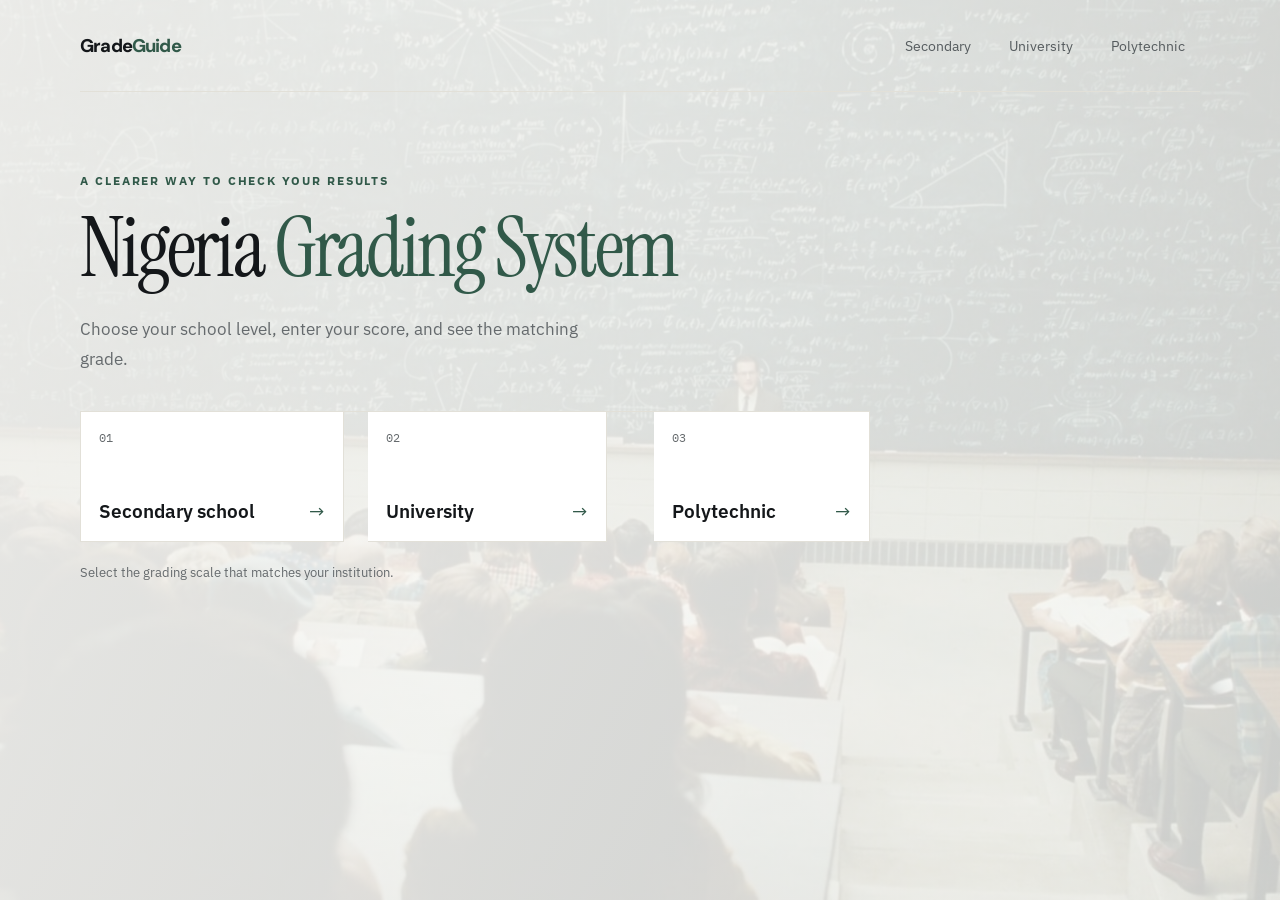
<file: index.html>
<!DOCTYPE html>
<html lang="en">
<head>
    <meta charset="UTF-8">
    <meta name="viewport" content="width=device-width, initial-scale=1.0">
    <meta name="theme-color" content="#F4F3EF">
    <title>Nigeria Grading System</title>
    <link rel="preconnect" href="https://fonts.googleapis.com">
    <link rel="preconnect" href="https://fonts.gstatic.com" crossorigin>
    <link href="https://fonts.googleapis.com/css2?family=DM+Sans:wght@400;500;600;700&family=Instrument+Serif&family=JetBrains+Mono:wght@400;500&display=swap" rel="stylesheet">
    <link rel="stylesheet" href="style.css">
</head>
<body class="home-page">
    <header class="site-header">
        <a class="brand" href="index.html">Grade<span>Guide</span></a>
        <nav class="site-nav" aria-label="Main navigation">
            <a class="nav-link" href="secondary.html">Secondary</a>
            <a class="nav-link" href="university.html">University</a>
            <a class="nav-link" href="polytechnic.html">Polytechnic</a>
        </nav>
    </header>

    <main class="home-main">
        <section class="hero-card">
            <p class="eyebrow">A clearer way to check your results</p>
            <h1>Nigeria <span>Grading System</span></h1>
            <p class="hero-description">Choose your school level, enter your score, and see the matching grade.</p>
            <div class="school-options">
                <a class="school-card" href="secondary.html">
                    <span class="school-number">01</span>
                    <span class="school-name">Secondary school</span>
                    <span class="school-arrow" aria-hidden="true">&rarr;</span>
                </a>
                <a class="school-card" href="university.html">
                    <span class="school-number">02</span>
                    <span class="school-name">University</span>
                    <span class="school-arrow" aria-hidden="true">&rarr;</span>
                </a>
                <a class="school-card" href="polytechnic.html">
                    <span class="school-number">03</span>
                    <span class="school-name">Polytechnic</span>
                    <span class="school-arrow" aria-hidden="true">&rarr;</span>
                </a>
            </div>
        </section>
        <p class="home-note">Select the grading scale that matches your institution.</p>
    </main>
</body>
</html>
</file>
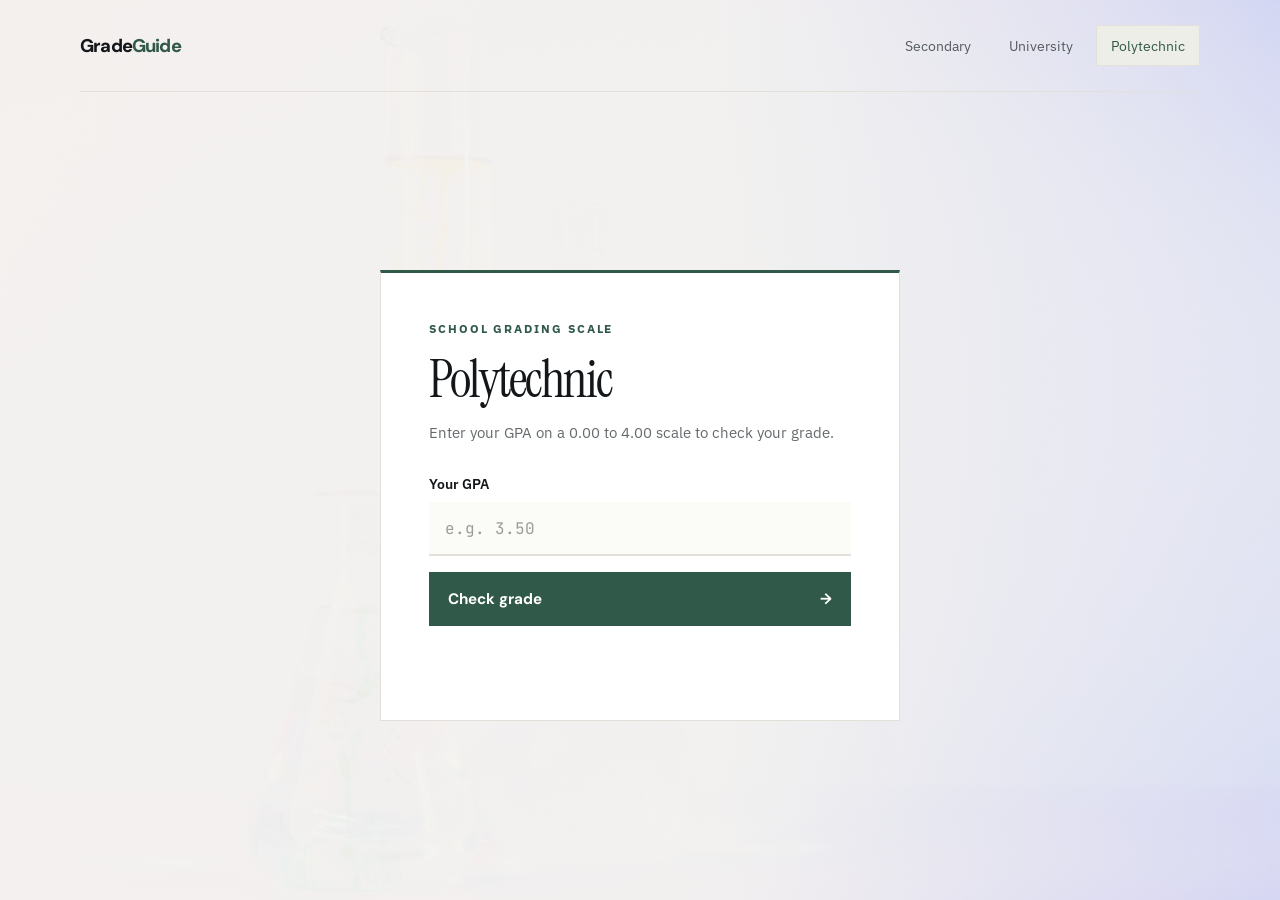
<file: polytechnic.html>
<!DOCTYPE html>
<html lang="en">
<head>
    <meta charset="UTF-8">
    <meta name="viewport" content="width=device-width, initial-scale=1.0">
    <meta name="theme-color" content="#F4F3EF">
    <title>Polytechnic Grading System</title>
    <link rel="preconnect" href="https://fonts.googleapis.com">
    <link rel="preconnect" href="https://fonts.gstatic.com" crossorigin>
    <link href="https://fonts.googleapis.com/css2?family=DM+Sans:wght@400;500;600;700&family=Instrument+Serif&family=JetBrains+Mono:wght@400;500&display=swap" rel="stylesheet">
    <link rel="stylesheet" href="style.css">
    <link rel="stylesheet" href="polytechnic.css">
</head>
<body>
    <header class="site-header">
        <a class="brand" href="index.html">Grade<span>Guide</span></a>
        <nav class="site-nav" aria-label="Main navigation">
            <a class="nav-link" href="secondary.html">Secondary</a>
            <a class="nav-link" href="university.html">University</a>
            <a class="nav-link" href="polytechnic.html" aria-current="page">Polytechnic</a>
        </nav>
    </header>

    <main class="page-main">
        <section class="grading-card" aria-labelledby="page-title">
            <p class="eyebrow">School grading scale</p>
            <h1 id="page-title">Polytechnic</h1>
            <p class="page-description">Enter your GPA on a 0.00 to 4.00 scale to check your grade.</p>
            <div class="score-field">
                <label for="score">Your GPA</label>
                <input type="number" id="score" min="0" max="4" step="any" placeholder="e.g. 3.50">
            </div>
            <button class="submit-button" id="check-grade" type="button" onclick="polytechnic()">Check grade <span aria-hidden="true">&rarr;</span></button>
            <p class="grade-result" id="displayarea" role="status" aria-live="polite"></p>
        </section>
    </main>

    <script src="polytechnic.js"></script>
</body>
</html>
</file>
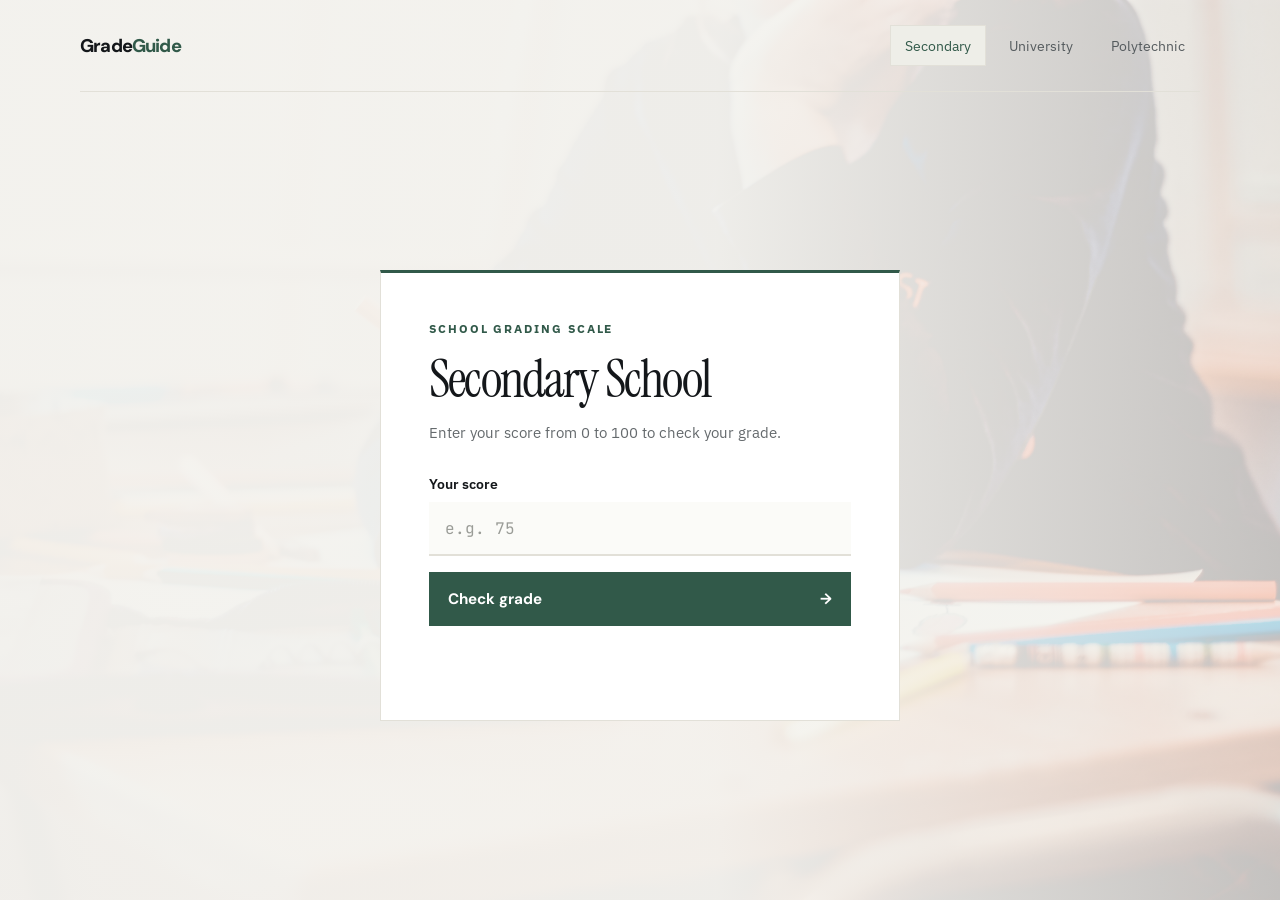
<file: secondary.html>
<!DOCTYPE html>
<html lang="en">
<head>
    <meta charset="UTF-8">
    <meta name="viewport" content="width=device-width, initial-scale=1.0">
    <meta name="theme-color" content="#F4F3EF">
    <title>Secondary School Grading System</title>
    <link rel="preconnect" href="https://fonts.googleapis.com">
    <link rel="preconnect" href="https://fonts.gstatic.com" crossorigin>
    <link href="https://fonts.googleapis.com/css2?family=DM+Sans:wght@400;500;600;700&family=Instrument+Serif&family=JetBrains+Mono:wght@400;500&display=swap" rel="stylesheet">
    <link rel="stylesheet" href="style.css">
    <link rel="stylesheet" href="secondary.css">
</head>
<body>
    <header class="site-header">
        <a class="brand" href="index.html">Grade<span>Guide</span></a>
        <nav class="site-nav" aria-label="Main navigation">
            <a class="nav-link" href="secondary.html" aria-current="page">Secondary</a>
            <a class="nav-link" href="university.html">University</a>
            <a class="nav-link" href="polytechnic.html">Polytechnic</a>
        </nav>
    </header>

    <main class="page-main">
        <section class="grading-card" aria-labelledby="page-title">
            <p class="eyebrow">School grading scale</p>
            <h1 id="page-title">Secondary School</h1>
            <p class="page-description">Enter your score from 0 to 100 to check your grade.</p>
            <div class="score-field">
                <label for="score">Your score</label>
                <input type="number" id="score" min="0" max="100" step="any" placeholder="e.g. 75">
            </div>
            <button class="submit-button" id="check-grade" type="button" onclick="secondary()">Check grade <span aria-hidden="true">&rarr;</span></button>
            <p class="grade-result" id="displayarea" role="status" aria-live="polite"></p>
        </section>
    </main>

    <script src="secondary.js"></script>
</body>
</html>
</file>
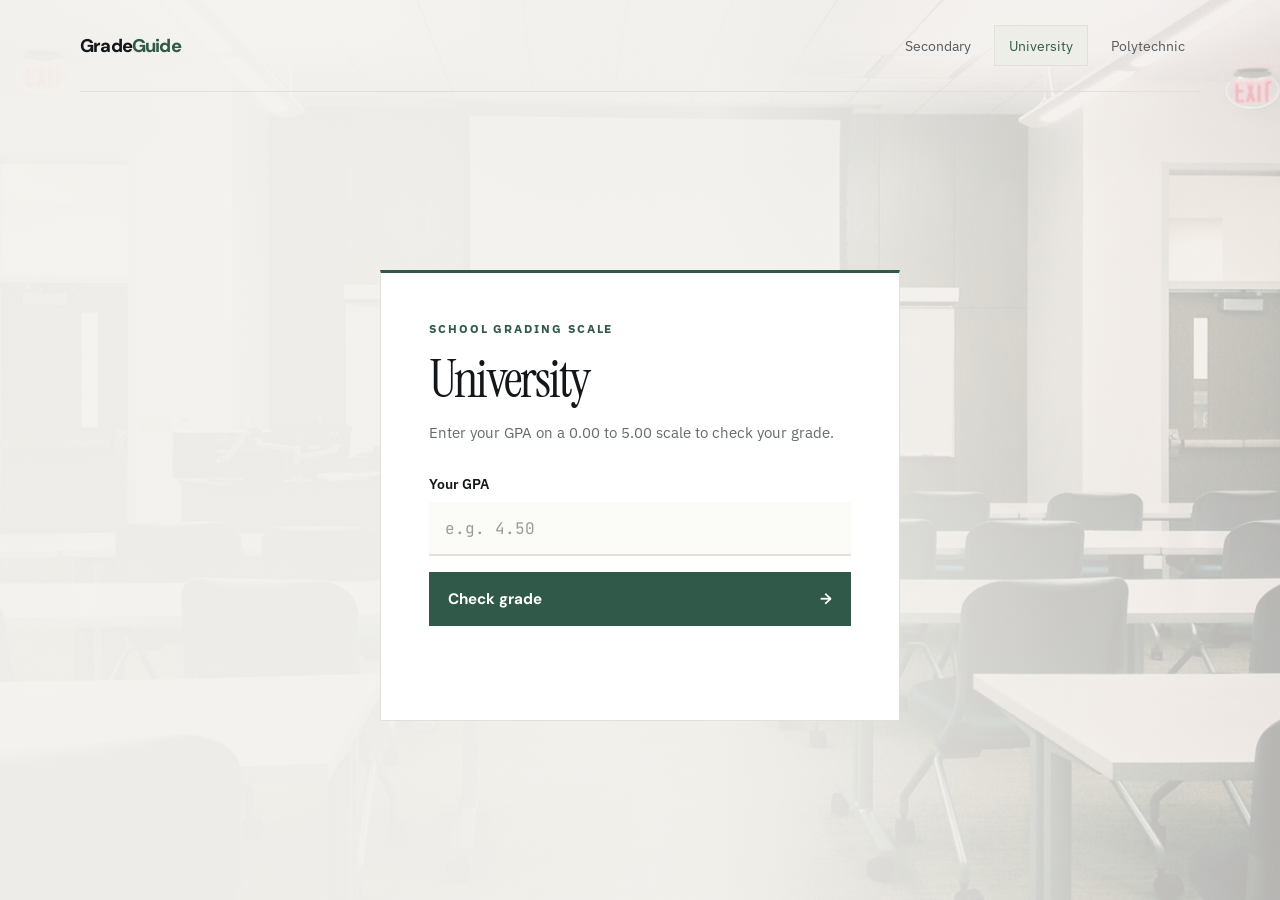
<file: university.html>
<!DOCTYPE html>
<html lang="en">
<head>
    <meta charset="UTF-8">
    <meta name="viewport" content="width=device-width, initial-scale=1.0">
    <meta name="theme-color" content="#F4F3EF">
    <title>University Grading System</title>
    <link rel="preconnect" href="https://fonts.googleapis.com">
    <link rel="preconnect" href="https://fonts.gstatic.com" crossorigin>
    <link href="https://fonts.googleapis.com/css2?family=DM+Sans:wght@400;500;600;700&family=Instrument+Serif&family=JetBrains+Mono:wght@400;500&display=swap" rel="stylesheet">
    <link rel="stylesheet" href="style.css">
    <link rel="stylesheet" href="university.css">
</head>
<body>
    <header class="site-header">
        <a class="brand" href="index.html">Grade<span>Guide</span></a>
        <nav class="site-nav" aria-label="Main navigation">
            <a class="nav-link" href="secondary.html">Secondary</a>
            <a class="nav-link" href="university.html" aria-current="page">University</a>
            <a class="nav-link" href="polytechnic.html">Polytechnic</a>
        </nav>
    </header>

    <main class="page-main">
        <section class="grading-card" aria-labelledby="page-title">
            <p class="eyebrow">School grading scale</p>
            <h1 id="page-title">University</h1>
            <p class="page-description">Enter your GPA on a 0.00 to 5.00 scale to check your grade.</p>
            <div class="score-field">
                <label for="score">Your GPA</label>
                <input type="number" id="score" min="0" max="5" step="any" placeholder="e.g. 4.50">
            </div>
            <button class="submit-button" type="button" onclick="university()">Check grade <span aria-hidden="true">&rarr;</span></button>
            <p class="grade-result" id="displayarea" role="status" aria-live="polite"></p>
        </section>
    </main>

    <script src="university.js"></script>
</body>
</html>
</file>
<file: style.css>
@import url("https://fonts.googleapis.com/css2?family=Archivo+Black&family=IBM+Plex+Sans:wght@400;500;600;700&family=IBM+Plex+Mono:wght@400;500&display=swap");

:root {
    color-scheme: dark;
    font-family: "IBM Plex Sans", sans-serif;
    color: #f5f7f8;
    background: #101820;
    font-synthesis: none;
    text-rendering: optimizeLegibility;
    -webkit-font-smoothing: antialiased;
    --ink: #f5f7f8;
    --muted: #a7b2b8;
    --accent: #d3f36b;
    --panel: rgba(15, 25, 30, 0.82);
    --line: rgba(235, 244, 238, 0.18);
}

* {
    box-sizing: border-box;
}

body {
    min-width: 320px;
    min-height: 100vh;
    margin: 0;
    color: var(--ink);
    background-color: #101820;
    background-position: center;
    background-size: cover;
    background-attachment: fixed;
}

a {
    color: inherit;
}

.home-page {
    background-image:
        linear-gradient(115deg, rgba(10, 18, 22, 0.88), rgba(12, 24, 28, 0.55)),
        url("./assets/background.jpg");
}

.site-header {
    width: min(1120px, calc(100% - 48px));
    min-height: 92px;
    margin: 0 auto;
    display: flex;
    align-items: center;
    justify-content: space-between;
    gap: 24px;
    border-bottom: 1px solid var(--line);
}

.brand {
    text-decoration: none;
    font: 800 1.3rem system-ui, sans-serif;
    letter-spacing: -0.06em;
    white-space: nowrap;
}

.brand span {
    color: var(--accent);
}

.site-nav {
    display: flex;
    align-items: center;
    gap: 8px;
}

.nav-link {
    padding: 10px 14px;
    border: 1px solid transparent;
    border-radius: 999px;
    color: #d7dfe1;
    text-decoration: none;
    font-size: 0.9rem;
    transition: color 160ms ease, background-color 160ms ease, border-color 160ms ease;
}

.nav-link:hover,
.nav-link:focus-visible {
    border-color: var(--line);
    color: var(--accent);
}

.nav-link[aria-current="page"] {
    border-color: rgba(211, 243, 107, 0.32);
    background: rgba(211, 243, 107, 0.1);
    color: var(--accent);
}

.home-main {
    width: min(1120px, calc(100% - 48px));
    margin: 0 auto;
    padding: clamp(52px, 9vh, 100px) 0 42px;
}

.hero-card {
    max-width: 790px;
}

.eyebrow {
    margin: 0 0 16px;
    color: var(--accent);
    font-size: 0.75rem;
    font-weight: 700;
    letter-spacing: 0.16em;
    text-transform: uppercase;
}

h1 {
    margin: 0;
    font: 800 clamp(2.5rem, 7vw, 5.2rem)/1.06 system-ui, sans-serif;
    letter-spacing: -0.07em;
}

.hero-card h1 span {
    display: block;
    color: var(--accent);
}

.hero-description,
.page-description {
    color: var(--muted);
    line-height: 1.7;
}

.hero-description {
    max-width: 520px;
    margin: 22px 0 38px;
    font-size: 1.08rem;
}

.school-options {
    display: grid;
    grid-template-columns: repeat(3, minmax(0, 1fr));
    gap: 12px;
}

.school-card {
    min-height: 118px;
    padding: 18px;
    display: grid;
    grid-template-columns: 1fr auto;
    align-content: space-between;
    gap: 18px;
    border: 1px solid var(--line);
    border-radius: 14px;
    background: rgba(10, 17, 21, 0.5);
    text-decoration: none;
    transition: border-color 160ms ease, background-color 160ms ease, transform 160ms ease;
}

.school-card:hover,
.school-card:focus-visible {
    transform: translateY(-3px);
    border-color: rgba(211, 243, 107, 0.7);
    background: rgba(17, 29, 33, 0.9);
}

.school-number {
    color: var(--muted);
    font-size: 0.75rem;
}

.school-name {
    grid-column: 1;
    font: 700 1rem system-ui, sans-serif;
}

.school-arrow {
    grid-column: 2;
    grid-row: 2;
    color: var(--accent);
    font-size: 1.2rem;
}

.home-note {
    margin: 22px 0 0;
    color: var(--muted);
    font-size: 0.82rem;
}

.page-main {
    width: min(1120px, calc(100% - 48px));
    min-height: calc(100vh - 93px);
    margin: 0 auto;
    padding: clamp(44px, 10vh, 96px) 0;
    display: grid;
    place-items: center;
}

.grading-card {
    width: min(100%, 520px);
    padding: clamp(28px, 5vw, 48px);
    border: 1px solid var(--line);
    border-radius: 20px;
    background: var(--panel);
    box-shadow: 0 24px 80px rgba(0, 0, 0, 0.28);
    backdrop-filter: blur(14px);
}

.grading-card h1 {
    font-size: clamp(2rem, 6vw, 3.25rem);
    letter-spacing: -0.06em;
}

.page-description {
    margin: 12px 0 30px;
    font-size: 0.96rem;
}

.score-field label {
    display: block;
    margin-bottom: 9px;
    color: #e6eceb;
    font-size: 0.88rem;
    font-weight: 600;
}

.score-field input {
    width: 100%;
    min-height: 54px;
    padding: 0 16px;
    border: 1px solid var(--line);
    border-radius: 10px;
    outline: none;
    background: rgba(7, 13, 16, 0.54);
    color: var(--ink);
    font: inherit;
    font-size: 1rem;
    transition: border-color 160ms ease, box-shadow 160ms ease;
}

.score-field input::placeholder {
    color: #7f8b90;
}

.score-field input:focus {
    border-color: var(--accent);
    box-shadow: 0 0 0 3px rgba(211, 243, 107, 0.13);
}

.submit-button {
    width: 100%;
    min-height: 54px;
    margin-top: 16px;
    padding: 0 18px;
    display: flex;
    align-items: center;
    justify-content: space-between;
    border: 0;
    border-radius: 10px;
    background: var(--accent);
    color: #172019;
    cursor: pointer;
    font: 700 0.95rem system-ui, sans-serif;
    transition: background-color 160ms ease, transform 160ms ease;
}

.submit-button:hover,
.submit-button:focus-visible {
    transform: translateY(-1px);
    background: #e1ff83;
}

.grade-result {
    min-height: 26px;
    margin: 20px 0 0;
    color: var(--accent);
    font-size: 1rem;
    font-weight: 600;
    line-height: 1.5;
}

:root {
    color-scheme: light;
    --ink: #0d0d0d;
    --muted: #565654;
    --accent: #d92b2b;
    --panel: #fff;
    --line: #d8d6d0;
    font-family: "IBM Plex Sans", sans-serif;
    color: var(--ink);
    background: #f4f3ef;
}

body {
    color: var(--ink);
    background-color: #f4f3ef;
    font-family: "IBM Plex Sans", sans-serif;
}

.home-page {
    background-image:
        linear-gradient(90deg, rgb(244 243 239 / 97%) 0 56%, rgb(244 243 239 / 74%) 100%),
        url("./assets/background.jpg");
}

.site-header { border-color: #d8d6d0; }

.brand {
    font-family: "Archivo Black", sans-serif;
    font-size: 1.05rem;
    letter-spacing: -.06em;
}

.brand span,
.eyebrow,
.hero-card h1 span,
.school-arrow,
.grade-result {
    color: var(--accent);
}

.nav-link {
    border-radius: 0;
    color: #242424;
}

.nav-link:hover,
.nav-link:focus-visible,
.nav-link[aria-current="page"] {
    border-color: var(--accent);
    background: transparent;
    color: var(--accent);
}

.hero-card h1,
.grading-card h1 {
    font-family: "Archivo Black", sans-serif;
    letter-spacing: -.075em;
}

.hero-card h1 span { display: block; }

.hero-description,
.page-description,
.home-note { color: #565654; }

.school-options {
    gap: 0;
    border-top: 2px solid #0d0d0d;
}

.school-card {
    min-height: 145px;
    border: 0;
    border-bottom: 1px solid #bdbbb4;
    border-radius: 0;
    background: transparent;
}

.school-card:nth-child(2) { margin-left: 9%; }
.school-card:nth-child(3) { margin-left: 18%; }

.school-card:hover,
.school-card:focus-visible {
    transform: none;
    border-color: var(--accent);
    background: #eeece7;
}

.school-number {
    color: var(--accent);
    font-family: "IBM Plex Mono", monospace;
}

.school-name {
    color: #0d0d0d;
    font-family: "IBM Plex Sans", sans-serif;
    font-size: 1.2rem;
    font-weight: 600;
}

.grading-card {
    border: 0;
    border-top: 4px solid var(--accent);
    border-radius: 0;
    background: #fff;
    box-shadow: none;
}

.score-field input {
    border: 0;
    border-bottom: 2px solid #0d0d0d;
    border-radius: 0;
    background: #f4f3ef;
    color: #0d0d0d;
    font-family: "IBM Plex Mono", monospace;
}

.score-field input:focus {
    border-color: var(--accent);
    box-shadow: none;
}

.submit-button {
    border-radius: 0;
    background: var(--accent);
    color: #fff;
}

.submit-button:hover,
.submit-button:focus-visible { background: #b51e1e; }

@media (max-width: 640px) {
    .site-header {
        width: min(100% - 32px, 1120px);
        min-height: 78px;
        align-items: flex-start;
        flex-direction: column;
        justify-content: center;
        gap: 12px;
        padding: 16px 0;
    }

    .site-nav {
        width: 100%;
        gap: 2px;
        overflow-x: auto;
    }

    .nav-link {
        padding: 8px 11px;
        font-size: 0.82rem;
        white-space: nowrap;
    }

    .home-main,
    .page-main {
        width: min(100% - 32px, 1120px);
    }

    .home-main {
        padding-top: 48px;
    }

    .school-options {
        grid-template-columns: 1fr;
    }

    .school-card {
        min-height: 82px;
        grid-template-columns: 1fr auto;
        align-content: center;
        align-items: center;
        gap: 8px 14px;
    }

    .school-number {
        grid-column: 1;
    }

    .school-name {
        grid-row: 2;
    }

    .school-arrow {
        grid-row: 1 / span 2;
        align-self: center;
    }

    .page-main {
        min-height: calc(100vh - 112px);
        padding: 40px 0;
    }
}

@media (prefers-reduced-motion: reduce) {
    *,
    *::before,
    *::after {
        scroll-behavior: auto !important;
        transition-duration: 0.01ms !important;
    }
}

:root {
    color-scheme: light;
    --ink: #14171a;
    --muted: #656a6d;
    --accent: #315949;
    --panel: #fff;
    --line: #e2e0d8;
    font-family: "DM Sans", sans-serif;
    color: var(--ink);
    background: #f8f7f4;
}

body {
    color: var(--ink);
    background-color: #f8f7f4;
    background-image: none;
}

.home-page {
    background-image:
        linear-gradient(115deg, rgb(248 247 244 / 94%), rgb(248 247 244 / 82%)),
        url("./assets/background.jpg");
}

.site-header {
    border-color: var(--line);
}

.brand {
    font-family: "DM Sans", sans-serif;
    font-size: 1.15rem;
    letter-spacing: -.045em;
}

.brand span,
.eyebrow,
.hero-card h1 span,
.nav-link[aria-current="page"],
.school-arrow,
.grade-result {
    color: var(--accent);
}

.nav-link {
    border-radius: 0;
    color: #555b5e;
}

.nav-link:hover,
.nav-link:focus-visible,
.nav-link[aria-current="page"] {
    border-color: var(--line);
    background: #eeeee8;
}

.hero-card h1,
.grading-card h1 {
    font-family: "Instrument Serif", serif;
    font-weight: 400;
    letter-spacing: -.035em;
}

.hero-card h1 span {
    display: inline;
}

.hero-description,
.page-description,
.home-note {
    color: var(--muted);
}

.school-options {
    gap: 0;
    border-top: 1px solid var(--line);
    border-left: 1px solid var(--line);
}

.school-card {
    min-height: 130px;
    border: 0;
    border-right: 1px solid var(--line);
    border-bottom: 1px solid var(--line);
    border-radius: 0;
    background: #fff;
}

.school-card:hover,
.school-card:focus-visible {
    transform: none;
    border-color: var(--line);
    background: #f0f1eb;
}

.school-number,
.school-name {
    color: var(--muted);
}

.school-name {
    color: var(--ink);
}

.grading-card {
    border: 1px solid var(--line);
    border-top: 3px solid var(--accent);
    border-radius: 0;
    background: #fff;
    box-shadow: none;
    backdrop-filter: none;
}

.score-field label {
    color: var(--ink);
}

.score-field input {
    border-color: var(--line);
    border-radius: 0;
    background: #fbfbf8;
    color: var(--ink);
    font-family: "JetBrains Mono", monospace;
    font-variant-numeric: tabular-nums;
}

.score-field input::placeholder {
    color: #9a9c97;
}

.score-field input:focus {
    border-color: var(--accent);
    box-shadow: 0 0 0 2px rgb(49 89 73 / 12%);
}

.submit-button {
    border: 1px solid var(--accent);
    border-radius: 0;
    background: var(--accent);
    color: #fff;
    font-family: "DM Sans", sans-serif;
}

.submit-button:hover,
.submit-button:focus-visible {
    background: #254737;
}

@media (max-width: 640px) {
    .school-options {
        border-left: 0;
    }

    .school-card {
        border-left: 1px solid var(--line);
    }
}
</file>
<file: polytechnic.css>
body {
    background-image:
        linear-gradient(90deg, rgb(244 243 239 / 97%) 0 56%, rgb(244 243 239 / 74%) 100%),
        url("./assets/polytechnics.jpg");
}
</file>
<file: secondary.css>
body {
    background-image:
        linear-gradient(90deg, rgb(244 243 239 / 97%) 0 56%, rgb(244 243 239 / 74%) 100%),
        url("./assets/secondary.jpg");
}
</file>
<file: university.css>
body {
    background-image:
        linear-gradient(90deg, rgb(244 243 239 / 97%) 0 56%, rgb(244 243 239 / 74%) 100%),
        url("./assets/universities.jpg");
}
</file>
